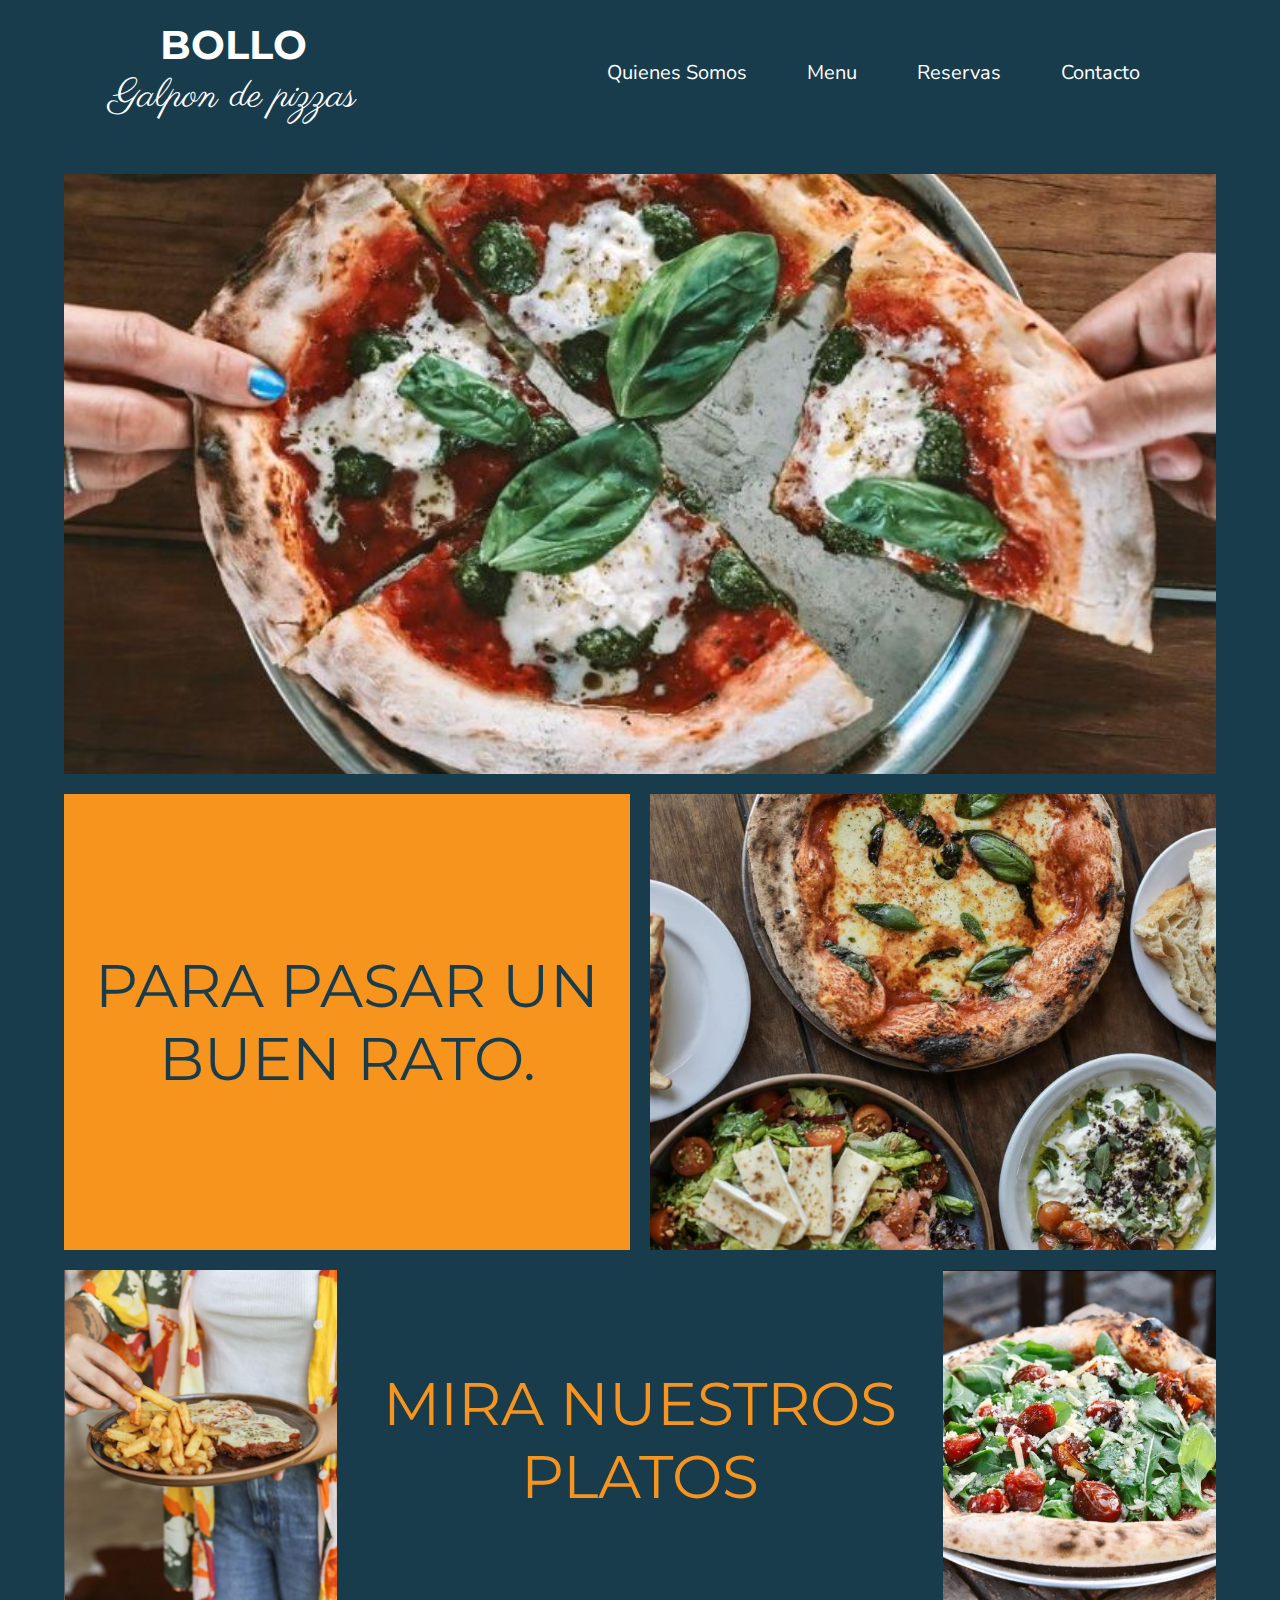
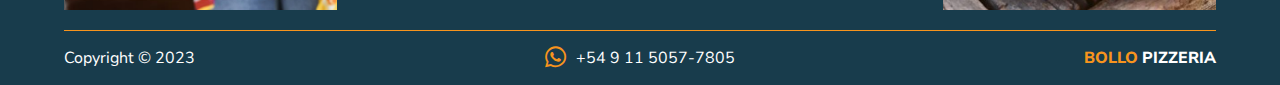
<file: PI Ramiro Marotta/index.html>
<!DOCTYPE html>
<html lang="en">

<head>
    <meta charset="UTF-8">
    <meta http-equiv="X-UA-Compatible" content="IE=edge">
    <meta name="viewport" content="width=device-width, initial-scale=1.0">
    <title>BOLLO PIZZERIA</title>

    <!-- Importacion de las fuentes CSS -->
    <link rel="preconnect" href="https://fonts.googleapis.com">
    <link rel="preconnect" href="https://fonts.gstatic.com" crossorigin>
    <link href="https://fonts.googleapis.com/css2?family=Montserrat:wght@500;600;800&family=Nunito+Sans:wght@200&family=Parisienne&display=swap" rel="stylesheet">
    <link rel="stylesheet" href="https://cdnjs.cloudflare.com/ajax/libs/font-awesome/5.15.3/css/all.min.css">

    
    <link rel="stylesheet" href="./css/styles.css">
</head>

<body>
    <header class="header">
        <section class="slogan">
            <h1><a href="index.html">BOLLO</a></h1>
            <p>Galpon de pizzas</p>
        </section>
        <section class="opciones">
            <ul>
                <li><a href="quienesSomos.html">Quienes Somos</a></li>
                <li><a href="menu.html">Menu</a></li>
                <li><a href="reservas.html">Reservas</a></li>
                <li><a href="contacto.html">Contacto</a></li>
            </ul>
        </section>
    </header>

    <main class="inicio">
        <div>
            <img src="./img/principal.jpeg" alt="Imagen Principal">
        </div>
        <div class="mensaje">
            PARA PASAR UN BUEN RATO.
        </div>
        <div>
            <img src="./img/imagen2.jpeg" alt="Segunda Imagen">
        </div>
        <div>
            <img src="./img/imagen3.jpeg" alt="Tercera Imagen">
        </div>
        <div class="platos">
            <a href="menu.html" class="platosLink">MIRA NUESTROS PLATOS</a>
        </div>
        <div>
            <img src="./img/imagen4.jpeg" alt="Cuarta Imagen">
        </div>
    </main>

    <footer class="contenedor">
        <div class="footer">
            <p>Copyright &copy; 2023</p>
            <div class="telefono">
                <a href="https://api.whatsapp.com/send?phone=TU_NUMERO_DE_TELEFONO" class="whatsapp-icon">
                    <i class="fab fa-whatsapp"></i>
                </a>
                <p>+54 9 11 5057-7805</p>
            </div>
            <p class="footer_logo"><span>BOLLO</span> PIZZERIA</p>
        </div>
    </footer>
</body>

</html>
</file>
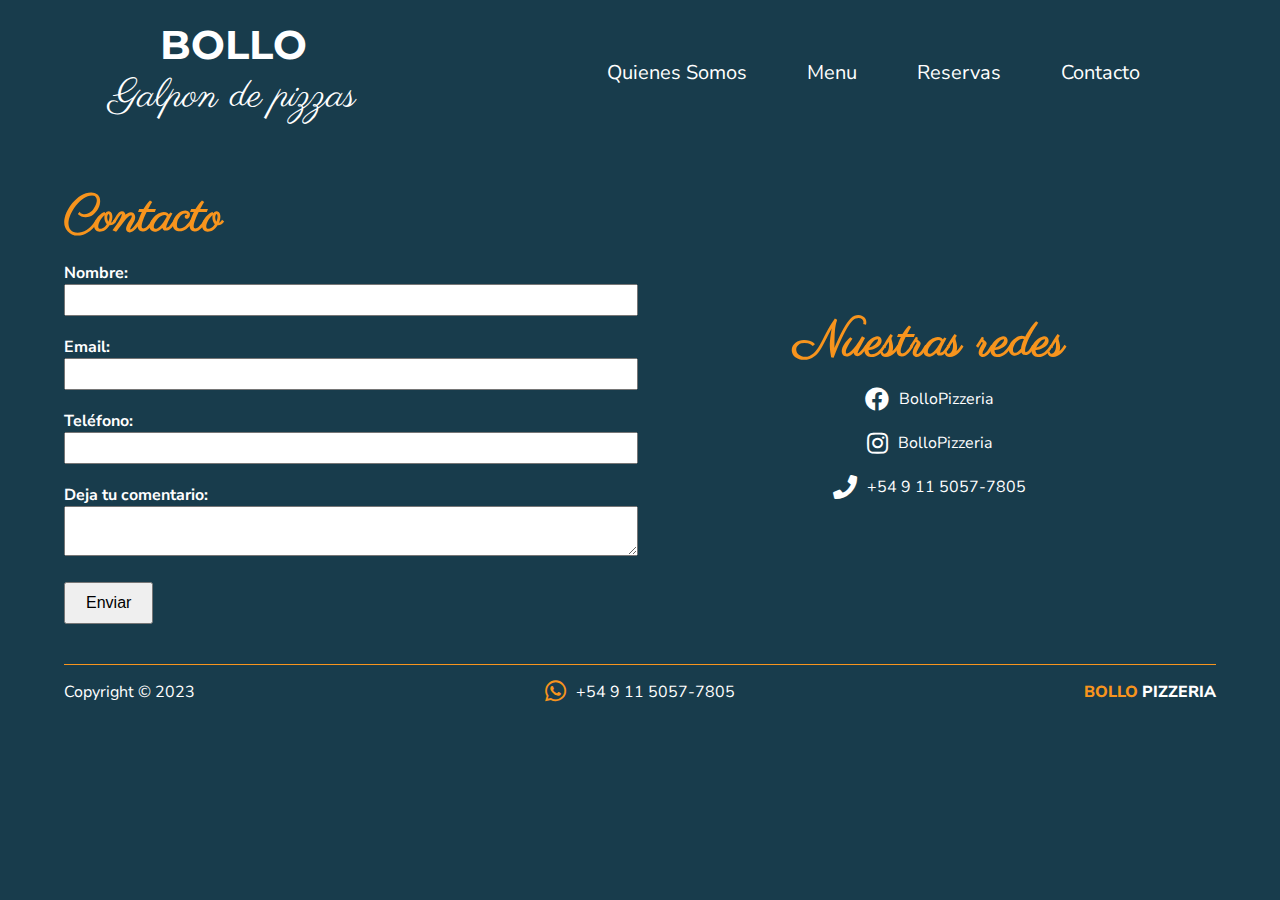
<file: PI Ramiro Marotta/contacto.html>
<!DOCTYPE html>
<html lang="en">

<head>
    <meta charset="UTF-8">
    <meta http-equiv="X-UA-Compatible" content="IE=edge">
    <meta name="viewport" content="width=device-width, initial-scale=1.0">
    <title>Menu</title>


    <link rel="preconnect" href="https://fonts.googleapis.com">
    <link rel="preconnect" href="https://fonts.gstatic.com" crossorigin>
    <link
        href="https://fonts.googleapis.com/css2?family=Montserrat:wght@500;600;800&family=Nunito+Sans:wght@200&family=Parisienne&display=swap"
        rel="stylesheet">
    <link rel="stylesheet" href="https://cdnjs.cloudflare.com/ajax/libs/font-awesome/5.15.3/css/all.min.css">

    <link rel="stylesheet" href="./css/styles.css">
    <script src="js/scrypt.js"></script>
</head>

<body>
    <header class="header">
        <section class="slogan">
            <h1><a href="index.html">BOLLO</a></h1>
            <p>Galpon de pizzas</p>
        </section>
        <section class="opciones">
            <ul>
                <li><a href="quienesSomos.html">Quienes Somos</a></li>
                <li><a href="menu.html">Menu</a></li>
                <li><a href="reservas.html">Reservas</a></li>
                <li><a href="contacto.html">Contacto</a></li>
            </ul>
        </section>
    </header>

    <main class="contactoMain">
        <div>
            <h1 class="contactoTitulo">Contacto</h1>

            <form id="contact-form">
                <div class="form-group">
                    <label for="nombre">Nombre:</label>
                    <input type="text" id="nombre" name="nombre" required>
                </div>
                <div class="form-group">
                    <label for="email">Email:</label>
                    <input type="email" id="email" name="email" required>
                </div>
                <div class="form-group">
                    <label for="telefono">Teléfono:</label>
                    <input type="tel" id="telefono" name="telefono" required>
                </div>
                <div class="form-group">
                    <label for="comentarios">Deja tu comentario:</label>
                    <textarea id="comentarios" name="comentarios" required></textarea>
                </div>
                <div class="form-group">
                    <button type="submit" onclick="enviarFormulario()">Enviar</button>
                </div>
            </form>
        </div>
        <div class="contactoFlex">
            <h1 class="contactoTitulo">Nuestras redes</h1>
            <div class="contact-info">
                <div class="contact-item">
                    <i class="fab fa-facebook"></i>
                    <p>BolloPizzeria</p>
                </div>
                <div class="contact-item">
                    <i class="fab fa-instagram"></i>
                    <p>BolloPizzeria</p>
                </div>
                <div class="contact-item">
                    <i class="fas fa-phone"></i>
                    <p>+54 9 11 5057-7805</p>
                </div>
            </div>
        </div>
    </main>

    <footer class="contenedor">
        <div class="footer">
            <p>Copyright &copy; 2023</p>
            <div class="telefono">
                <a href="https://api.whatsapp.com/send?phone=TU_NUMERO_DE_TELEFONO" class="whatsapp-icon">
                    <i class="fab fa-whatsapp"></i>
                </a>
                <p>+54 9 11 5057-7805</p>
            </div>
            <p class="footer_logo"><span>BOLLO</span> PIZZERIA</p>
        </div>
    </footer>
</body>

</html>
</file>
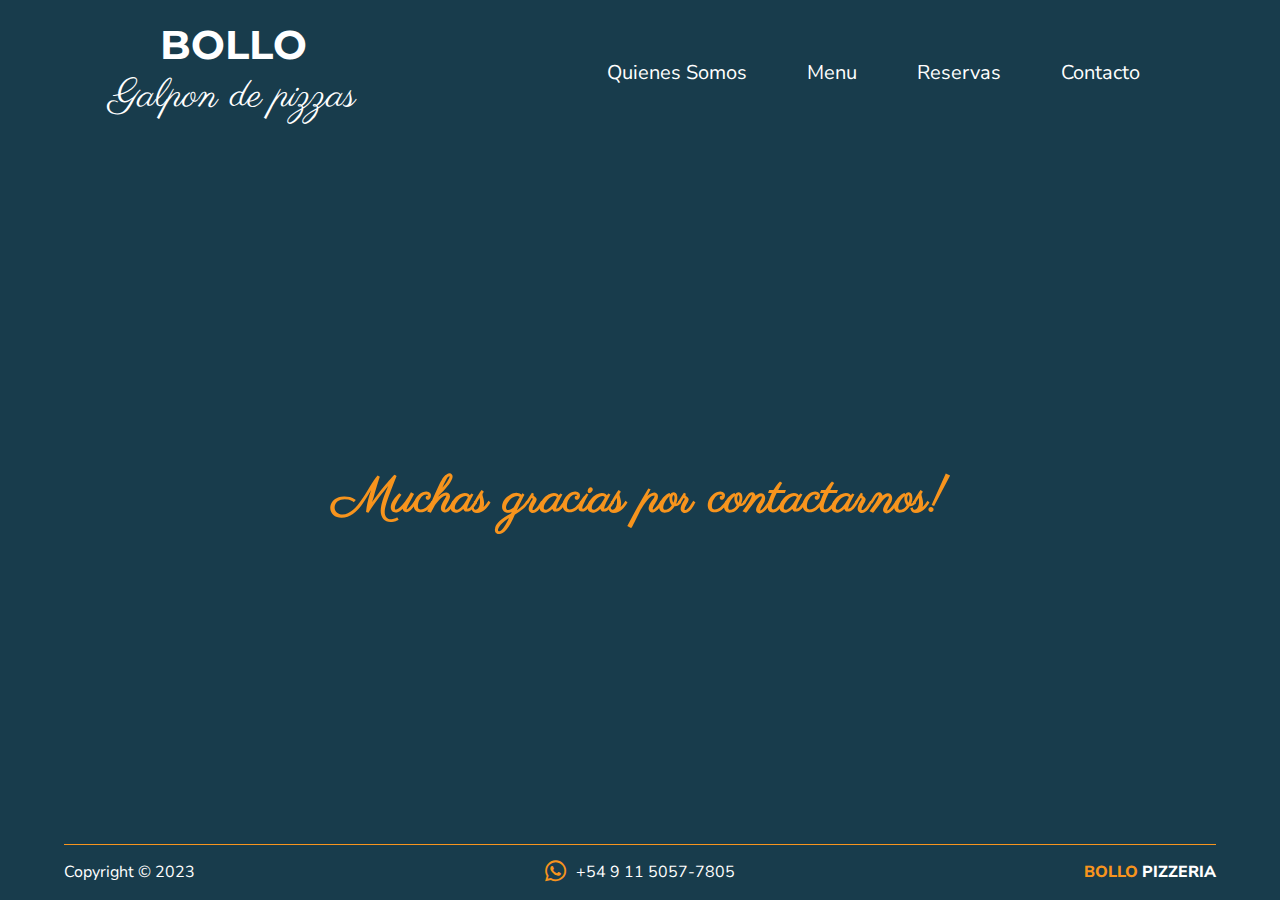
<file: PI Ramiro Marotta/mensajeReserva.html>
<!DOCTYPE html>
<html lang="en">

<head>
    <meta charset="UTF-8">
    <meta http-equiv="X-UA-Compatible" content="IE=edge">
    <meta name="viewport" content="width=device-width, initial-scale=1.0">
    <title>BOLLO PIZZERIA</title>

    <!-- Importacion de las fuentes CSS -->
    <link rel="preconnect" href="https://fonts.googleapis.com">
    <link rel="preconnect" href="https://fonts.gstatic.com" crossorigin>
    <link href="https://fonts.googleapis.com/css2?family=Montserrat:wght@500;600;800&family=Nunito+Sans:wght@200&family=Parisienne&display=swap" rel="stylesheet">
    <link rel="stylesheet" href="https://cdnjs.cloudflare.com/ajax/libs/font-awesome/5.15.3/css/all.min.css">

    
    <link rel="stylesheet" href="./css/styles.css">
</head>

<body>
    <header class="header">
        <section class="slogan">
            <h1><a href="index.html">BOLLO</a></h1>
            <p>Galpon de pizzas</p>
        </section>
        <section class="opciones">
            <ul>
                <li><a href="quienesSomos.html">Quienes Somos</a></li>
                <li><a href="menu.html">Menu</a></li>
                <li><a href="reservas.html">Reservas</a></li>
                <li><a href="contacto.html">Contacto</a></li>
            </ul>
        </section>
    </header>

    <main class="reservaExitosa">
        <h1>Muchas gracias por contactarnos!</h1>
    </main>

    <footer class="contenedor">
        <div class="footer">
            <p>Copyright &copy; 2023</p>
            <div class="telefono">
                <a href="https://api.whatsapp.com/send?phone=TU_NUMERO_DE_TELEFONO" class="whatsapp-icon">
                    <i class="fab fa-whatsapp"></i>
                </a>
                <p>+54 9 11 5057-7805</p>
            </div>
            <p class="footer_logo"><span>BOLLO</span> PIZZERIA</p>
        </div>
    </footer>
</body>

</html>
</file>
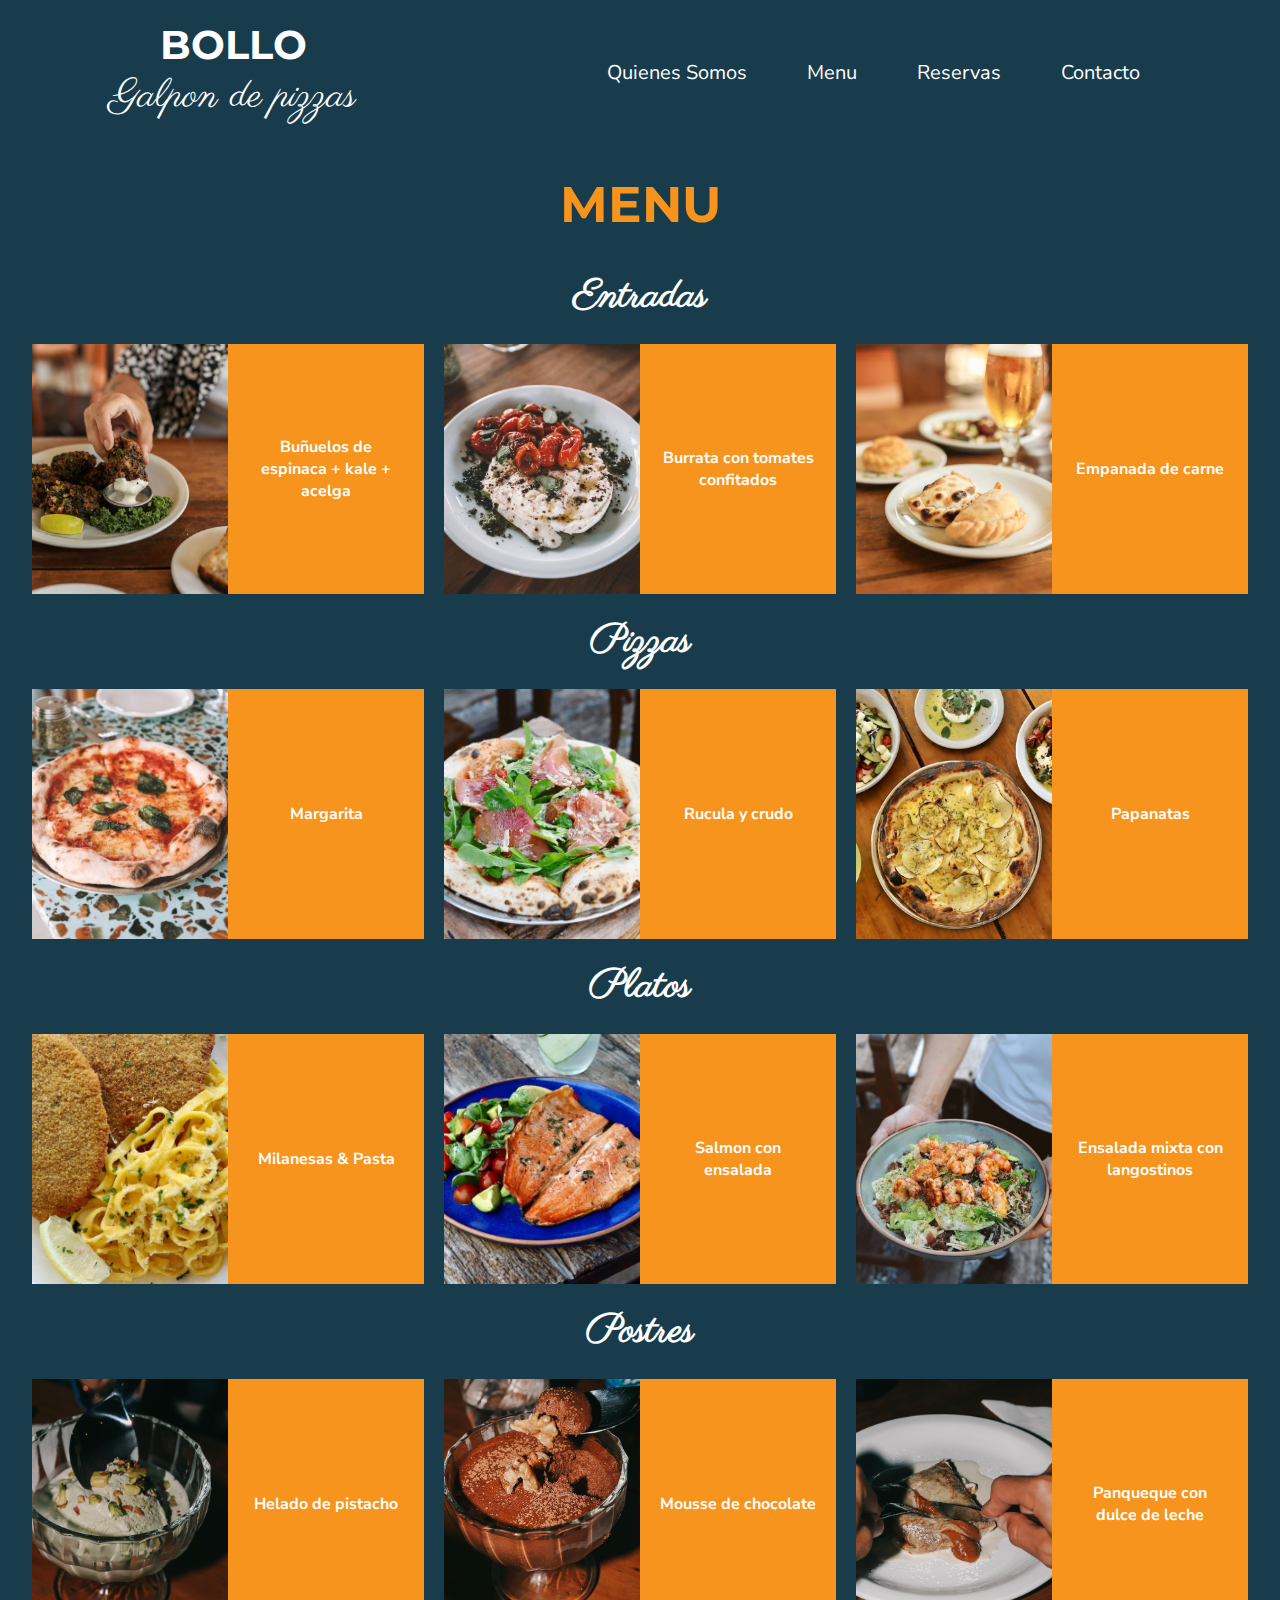
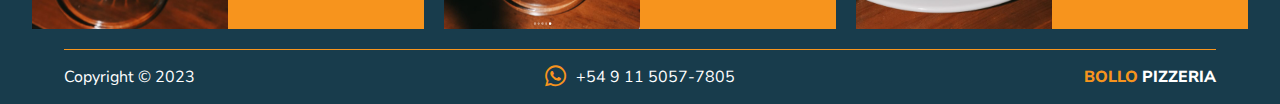
<file: PI Ramiro Marotta/menu.html>
<!DOCTYPE html>
<html lang="en">

<head>
    <meta charset="UTF-8">
    <meta http-equiv="X-UA-Compatible" content="IE=edge">
    <meta name="viewport" content="width=device-width, initial-scale=1.0">
    <title>Menu</title>

    <!-- Importacion de las fuentes CSS -->
    <link rel="preconnect" href="https://fonts.googleapis.com">
    <link rel="preconnect" href="https://fonts.gstatic.com" crossorigin>
    <link
        href="https://fonts.googleapis.com/css2?family=Montserrat:wght@500;600;800&family=Nunito+Sans:wght@200&family=Parisienne&display=swap"
        rel="stylesheet">
    <link rel="stylesheet" href="https://cdnjs.cloudflare.com/ajax/libs/font-awesome/5.15.3/css/all.min.css">


    <link rel="stylesheet" href="./css/styles.css">
</head>

<body>
    <header class="header">
        <section class="slogan">
            <h1><a href="index.html">BOLLO</a></h1>
            <p>Galpon de pizzas</p>
        </section>
        <section class="opciones">
            <ul>
                <li><a href="quienesSomos.html">Quienes Somos</a></li>
                <li><a href="menu.html">Menu</a></li>
                <li><a href="reservas.html">Reservas</a></li>
                <li><a href="contacto.html">Contacto</a></li>
            </ul>
        </section>
    </header>

    <main class="menu">
        <h1 class="menuTituloPrincipal">MENU</h1>
        <h3 class="menuEntrada">Entradas</h3>
        <section class="menuOpciones">
            <div class="menuPlatos">
                <div class="container">
                    <img src="./img/buñuelos de espinaca.png" alt="">
                </div>
                <div class="menuTitulo">
                    <h4>Buñuelos de espinaca + kale + acelga</h4>
                </div>
            </div>
            <div class="menuPlatos">
                <div class="container">
                    <img src="./img/burrata.png" alt="">
                </div>
                <div class="menuTitulo">
                    <h4>Burrata con tomates confitados</h4>
                </div>
            </div>
            <div class="menuPlatos">
                <div class="container">
                    <img src="./img/empa.png" alt="">
                </div>
                <div class="menuTitulo">
                    <h4>Empanada de carne</h4>
                </div>
            </div>
        </section>
        <h3 class="menuEntrada">Pizzas</h3>
        <section class="menuOpciones">
            <div class="menuPlatos">
                <div class="container">
                    <img src="./img/margaritazapi.png" alt="">
                </div>
                <div class="menuTitulo">
                    <h4>Margarita</h4>
                </div>
            </div>
            <div class="menuPlatos">
                <div class="container">
                    <img src="./img/ruculaycrudo.png" alt="">
                </div>
                <div class="menuTitulo">
                    <h4>Rucula y crudo</h4>
                </div>
            </div>
            <div class="menuPlatos">
                <div class="container">
                    <img src="./img/papanatas.png" alt="">
                </div>
                <div class="menuTitulo">
                    <h4>Papanatas</h4>
                </div>
            </div>
        </section>
        <h3 class="menuEntrada">Platos</h3>
        <section class="menuOpciones">
            <div class="menuPlatos">
                <div class="container">
                    <img src="./img/Mila.png" alt="">
                </div>
                <div class="menuTitulo">
                    <h4>Milanesas & Pasta</h4>
                </div>
            </div>
            <div class="menuPlatos">
                <div class="container">
                    <img src="./img/salmon.png" alt="">
                </div>
                <div class="menuTitulo">
                    <h4>Salmon con ensalada</h4>
                </div>
            </div>
            <div class="menuPlatos">
                <div class="container">
                    <img src="./img/ensaladalangos.png" alt="">
                </div>
                <div class="menuTitulo">
                    <h4>Ensalada mixta con langostinos</h4>
                </div>
            </div>
        </section>
        <h3 class="menuEntrada">Postres</h3>
        <section class="menuOpciones">
            <div class="menuPlatos">
                <div class="container">
                    <img src="./img/pist.png" alt="">
                </div>
                <div class="menuTitulo">
                    <h4>Helado de pistacho
                    </h4>
                </div>
            </div>
            <div class="menuPlatos">
                <div class="container">
                    <img src="./img/Mousse.png" alt="">
                </div>
                <div class="menuTitulo">
                    <h4>Mousse de chocolate</h4>
                </div>
            </div>
            <div class="menuPlatos">
                <div class="container">
                    <img src="./img/panqueque.png" alt="">
                </div>
                <div class="menuTitulo">
                    <h4>Panqueque con dulce de leche</h4>
                </div>
            </div>
        </section>
    </main>

    <footer class="contenedor">
        <div class="footer">
            <p>Copyright &copy; 2023</p>
            <div class="telefono">
                <a href="https://api.whatsapp.com/send?phone=TU_NUMERO_DE_TELEFONO" class="whatsapp-icon">
                    <i class="fab fa-whatsapp"></i>
                </a>
                <p>+54 9 11 5057-7805</p>
            </div>
            <p class="footer_logo"><span>BOLLO</span> PIZZERIA</p>
        </div>
    </footer>
</body>

</html>
</file>
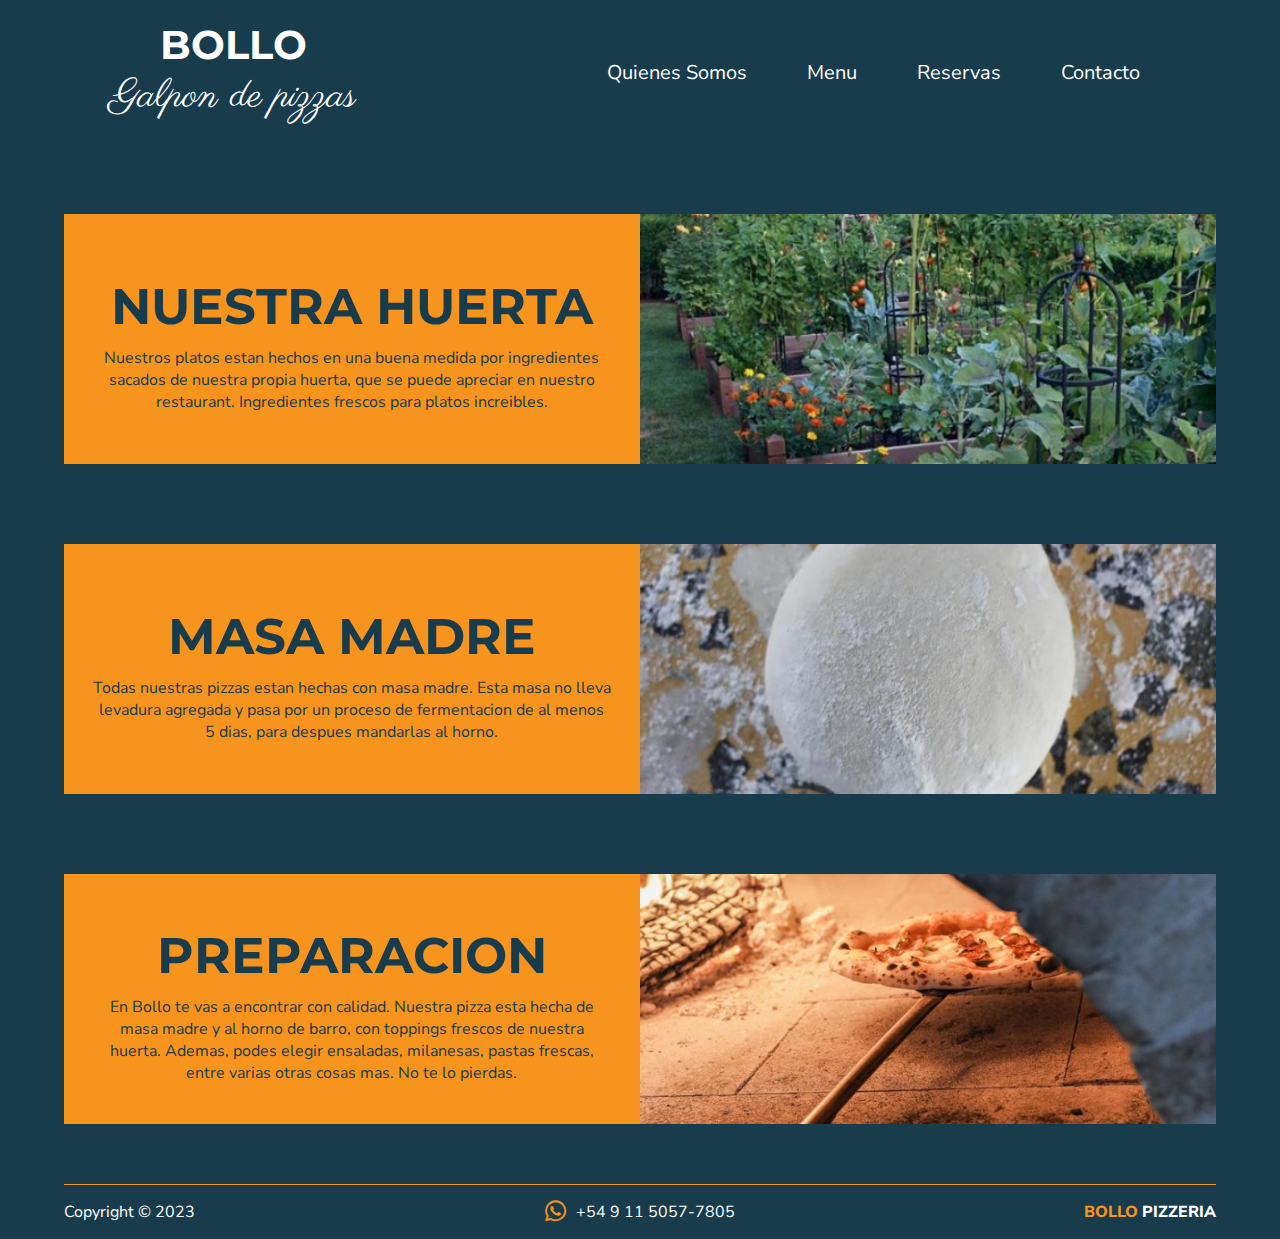
<file: PI Ramiro Marotta/quienesSomos.html>
<!DOCTYPE html>
<html lang="en">

<head>
    <meta charset="UTF-8">
    <meta http-equiv="X-UA-Compatible" content="IE=edge">
    <meta name="viewport" content="width=device-width, initial-scale=1.0">
    <title>Menu</title>

    <!-- Importacion de las fuentes CSS -->
    <link rel="preconnect" href="https://fonts.googleapis.com">
    <link rel="preconnect" href="https://fonts.gstatic.com" crossorigin>
    <link
        href="https://fonts.googleapis.com/css2?family=Montserrat:wght@500;600;800&family=Nunito+Sans:wght@200&family=Parisienne&display=swap"
        rel="stylesheet">
    <link rel="stylesheet" href="https://cdnjs.cloudflare.com/ajax/libs/font-awesome/5.15.3/css/all.min.css">


    <link rel="stylesheet" href="./css/styles.css">
</head>

<body>
    <header class="header">
        <section class="slogan">
            <h1><a href="index.html">BOLLO</a></h1>
            <p>Galpon de pizzas</p>
        </section>
        <section class="opciones">
            <ul>
                <li><a href="quienesSomos.html">Quienes Somos</a></li>
                <li><a href="menu.html">Menu</a></li>
                <li><a href="reservas.html">Reservas</a></li>
                <li><a href="contacto.html">Contacto</a></li>
            </ul>
        </section>
    </header>

    <main class="quienesSomos">
        <div class="quienesSomosGrid">
            <div class="quienesSomosOpciones">
                <div class="quienesSomosTitulo">
                    <h3>NUESTRA HUERTA</h3>
                    <p>Nuestros platos estan hechos en una buena medida por ingredientes sacados de nuestra propia huerta, que se puede apreciar en nuestro restaurant. Ingredientes frescos para platos increibles.</p>
                </div>
                <div class="container quienesSomosImg">
                    <img src="./img/huerta.png" alt="">
                </div>
            </div>
            <div class="quienesSomosOpciones">
                <div class="quienesSomosTitulo">
                    <h3>MASA MADRE</h3>
                    <p>Todas nuestras pizzas estan hechas con masa madre. Esta masa no lleva levadura agregada y pasa por un proceso de fermentacion de al menos 5 dias, para despues mandarlas al horno.</p>
                </div>
                <div class="container quienesSomosImg">
                    <img src="./img/masa.png" alt="">
                </div>
            </div>
            <div class="quienesSomosOpciones">
                <div class="quienesSomosTitulo">
                    <h3>PREPARACION</h3>
                    <p>En Bollo te vas a encontrar con calidad. Nuestra pizza esta hecha de masa madre y al horno de barro, con toppings frescos de nuestra huerta. Ademas, podes elegir ensaladas, milanesas, pastas frescas, entre varias otras cosas mas. No te lo pierdas.</p>
                </div>
                <div class="container quienesSomosImg">
                    <img src="./img/prep.png" alt="">
                </div>
            </div>
        </div>
    </main>

    <footer class="contenedor">
        <div class="footer">
            <p>Copyright &copy; 2023</p>
            <div class="telefono">
                <a href="https://api.whatsapp.com/send?phone=TU_NUMERO_DE_TELEFONO" class="whatsapp-icon">
                    <i class="fab fa-whatsapp"></i>
                </a>
                <p>+54 9 11 5057-7805</p>
            </div>
            <p class="footer_logo"><span>BOLLO</span> PIZZERIA</p>
        </div>
    </footer>
</body>

</html>
</file>
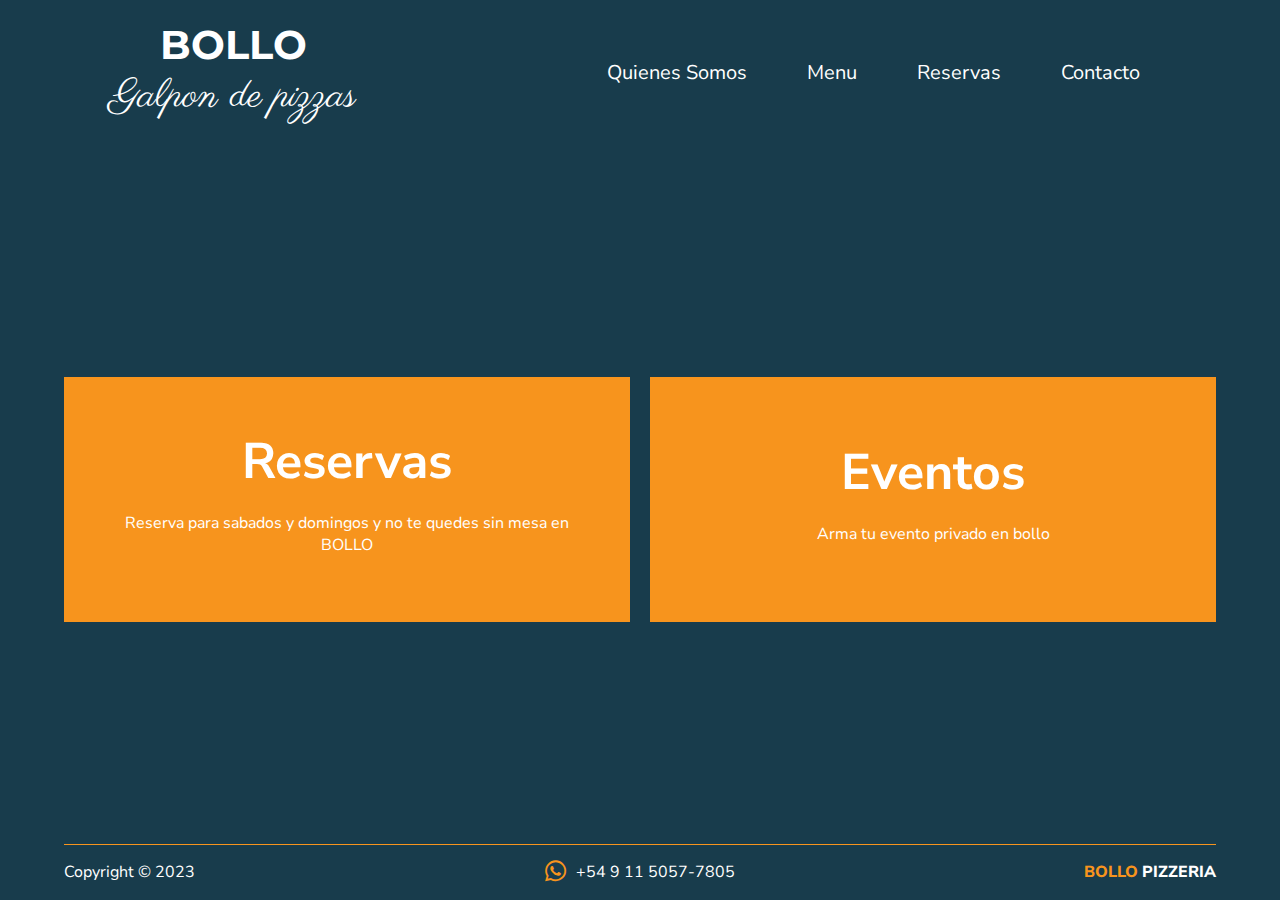
<file: PI Ramiro Marotta/reservas.html>
<!DOCTYPE html>
<html lang="en">

<head>
    <meta charset="UTF-8">
    <meta http-equiv="X-UA-Compatible" content="IE=edge">
    <meta name="viewport" content="width=device-width, initial-scale=1.0">
    <title>Menu</title>

    <!-- Importacion de las fuentes CSS -->
    <link rel="preconnect" href="https://fonts.googleapis.com">
    <link rel="preconnect" href="https://fonts.gstatic.com" crossorigin>
    <link
        href="https://fonts.googleapis.com/css2?family=Montserrat:wght@500;600;800&family=Nunito+Sans:wght@200&family=Parisienne&display=swap"
        rel="stylesheet">
    <link rel="stylesheet" href="https://cdnjs.cloudflare.com/ajax/libs/font-awesome/5.15.3/css/all.min.css">


    <link rel="stylesheet" href="./css/styles.css">
</head>

<body>
    <header class="header">
        <section class="slogan">
            <h1><a href="index.html">BOLLO</a></h1>
            <p>Galpon de pizzas</p>
        </section>
        <section class="opciones">
            <ul>
                <li><a href="quienesSomos.html">Quienes Somos</a></li>
                <li><a href="menu.html">Menu</a></li>
                <li><a href="reservas.html">Reservas</a></li>
                <li><a href="contacto.html">Contacto</a></li>
            </ul>
        </section>
    </header>

    <main class="reservasMain">
        <div class="reservasGrid">
            <div class="reservasTexto">
                <h4><a href="https://api.whatsapp.com/send?phone=5491150577805" class="reservasLink">Reservas</a></h4>
                <p>Reserva para sabados y domingos y no te quedes sin mesa en BOLLO</p>
            </div>
            <div class="reservasTexto">
                <h4><a href="https://api.whatsapp.com/send?phone=5491150577805" class="reservasLink">Eventos</a></h4>
                <p>Arma tu evento privado en bollo</p>
            </div>
        </div>
    </main>

    <footer class="contenedor">
        <div class="footer">
            <p>Copyright &copy; 2023</p>
            <div class="telefono">
                <a href="https://api.whatsapp.com/send?phone=TU_NUMERO_DE_TELEFONO" class="whatsapp-icon">
                    <i class="fab fa-whatsapp"></i>
                </a>
                <p>+54 9 11 5057-7805</p>
            </div>
            <p class="footer_logo"><span>BOLLO</span> PIZZERIA</p>
        </div>
    </footer>
</body>

</html>
</file>
<file: PI Ramiro Marotta/css/styles.css>
:root {
    --primario: #f7941d;
    --secundario: #183c4c;
}

html {
    box-sizing: border-box;
    font-size: 62.5%;
    background-color: var(--secundario);
    color: #ffffff;
}

*,
*:before,
*:after {
    box-sizing: inherit;
}

body {
    margin: 0;
    padding: 0;
    font-family: 'Nunito Sans', sans-serif;
    font-size: 1.6rem;
}

img {
    max-width: 100%;
    display: block;
}

a {
    color: #ffffff;
    text-decoration: none;
}

a:hover {
    color: #f7941d;
}

ul {
    list-style: none;
    padding: 0;
}

li:hover {
    cursor: pointer;
    color: var(--primario);
}

/* Header */

.header {
    display: flex;
    flex-direction: column;
    align-items: center;
    text-align: center;
    margin-top: 2rem;
    margin-bottom: 3rem;
}

.opciones ul li {
    padding-bottom: 1rem;
}

.opciones ul li:last-child {
    padding-bottom: 0;
}

@media (min-width: 768px) {
    .header {
        flex-direction: row;
        justify-content: space-around;
        margin-bottom: 5rem;
    }

    .opciones ul {
        display: flex;
    }

    .opciones ul li {
        margin: 0 1rem;
        padding-bottom: 0;
    }
}

@media (min-width: 992px) {
    .opciones ul li {
        margin: 0 3rem;
        font-size: 2rem;
    }
}

.slogan h1 {
    color: var(--primario);
    font-family: 'Montserrat', sans-serif;
    font-size: 3rem;
    margin: 0;
}

.slogan p {
    font-family: 'Parisienne', cursive;
    margin: 0;
    font-size: 3rem;
}

@media (min-width: 768px) {
    .slogan h1 {
        font-size: 3.5rem;
    }

    .slogan p {
        margin-bottom: 0;
        font-size: 3.5rem;
    }
}

@media (min-width: 992px) {
    .slogan h1 {
        font-size: 4rem;
    }

    .slogan p {
        font-size: 4rem;
    }
}

/* Main */

.inicio {
    display: grid;
    grid-template-columns: 1fr;
    gap: 2rem;
    width: 90%;
    margin: 0 auto;
}

.inicio h3,
.inicio h4 {
    font-family: 'Montserrat', sans-serif;
    margin: 0;
    text-align: center;
    color: var(--primario);
}

.inicio div:nth-child(4) {
    grid-row: 6 / 7;
}

@media (min-width: 768px) {
    .inicio {
        grid-template-columns: repeat(4, 1fr);
        gap: 2rem;
    }

    .inicio div:nth-child(1) {
        max-height: 60rem;
        grid-row: 1 / 2;
        grid-column: 1 / 5;
    }

    .inicio div:nth-child(2) {
        grid-row: 2 / 3;
        grid-column: 1 / 3;
    }

    .inicio div:nth-child(3) {
        grid-row: 2 / 3;
        grid-column: 3 / 5;
    }

    .inicio div:nth-child(4) {
        grid-row: 3 / 4;
        grid-column: 1 / 2;
    }

    .inicio div:nth-child(5) {
        grid-row: 3 / 4;
        grid-column: 2 / 4;
    }

    .inicio div:nth-child(6) {
        grid-row: 3 / 4;
        grid-column: 4 / 5;
    }

    .inicio div img {
        width: 100%;
        height: 100%;
        object-fit: cover;
        object-position: center;
    }

    .mensaje {
        background-color: #f7941d;
        display: flex;
        justify-content: center;
        align-items: center;
    }

    .mensaje h3 {
        color: #183c4c;
        margin: 0 2rem;
        font-size: 4rem;
    }

    .platos {
        display: flex;
        justify-content: center;
        align-items: center;
    }

    .platos h4 {
        margin: 0 2rem;
        font-size: 4rem;
    }

}

.mensaje {
    background-color: #f7941d;
    color: #183c4c;
    font-weight: 400;
    font-size: 6rem;
    text-align: center;
    font-family: 'Montserrat', sans-serif;
}

.mensaje:hover {
    background-color: #183c4c;
    color: #f7941d;
}

.platos {
    text-align: center;
}

.platosLink {
    color: #f7941d;
    font-size: 6rem;
    text-align: center;
    transition: transform 0.3s;
    font-family: 'Montserrat', sans-serif;
}

.platosLink:hover {
    transform: scale(1.1);
    font-weight: bold;
}

/* Footer */
.footer {
    width: 90%;
    margin: 2rem auto 0;
    display: flex;
    justify-content: space-between;
    border-top: 1px solid var(--primario);
}

.footer_logo {
    font-weight: 800;
}

.footer_logo span {
    color: var(--primario);
}

.whatsapp-icon {
    font-size: 24px;
    color: var(--primario);
}

.telefono {
    display: flex;
    justify-content: center;
    align-items: center;
}

.telefono p {
    margin-left: 1rem;
}

/* Menu */
.menu {
    max-width: 95%;
    margin: auto;
}

.menuTituloPrincipal {
    text-align: center;
    font-family: 'Montserrat', sans-serif;
    font-size: 50px;
    color: var(--primario);
}

.menuTitulo {
    text-align: center;
}

.menuEntrada {
    text-align: center;
    font-family: 'Parisienne', cursive;
    font-size: 4rem;
    margin: 2rem 0;
}

.menuOpciones {
    display: grid;
    gap: 2rem;
    grid-template-columns: repeat(1, 1fr);
}

@media (min-width: 768px) {
    .menuOpciones {
        grid-template-columns: repeat(3, 1fr);
    }
}

.menuPlatos {
    display: grid;
    grid-template-columns: repeat(2, 1fr);
}

.menuTitulo {
    display: flex;
    justify-content: center;
    align-items: center;
    background-color: #f7941d;
}

.menuTitulo h4 {
    padding: 0 2rem;
}

.container img {
    width: 100%;
    height: 15rem;
    object-fit: cover;
}

@media (min-width: 768px) {
    .container img {
        height: 25rem;
    }
}

/* Quienes somos */
.quienesSomos {
    max-width: 90%;
    margin: auto;
}

.quienesSomosOpciones {
    display: grid;
    grid-template-columns: repeat(1, 1fr);
    margin: 4rem 0;
}

.quienesSomosTitulo {
    display: flex;
    flex-direction: column;
    justify-content: center;
    align-items: center;
    text-align: center;
    color: #183c4c;
    background-color: #f7941d;
}

.quienesSomosTitulo h3 {
    font-family: 'Montserrat', sans-serif;
    font-size: 5rem;
    margin: 1rem 0;
}
.quienesSomosTitulo p {
    width: 90%;
    margin: 0 auto;
}

.quienesSomosGrid {
    display: grid;
    grid-template-columns: repeat(1, 1fr);
}

@media (min-width: 768px) {
    .quienesSomosOpciones {
        display: grid;
        grid-template-columns: repeat(2, 1fr);
        margin: 4rem 0;
    }
}

/* Reservas */
.reservasMain {
    width: 90%;
    margin: auto;
    display: flex;
    justify-content: center;
    align-items: center;
}

.reservasGrid {
    display: grid;
    grid-template-columns: repeat(1, 1fr);
    gap: 2rem;
}

@media (min-width: 768px) {
    .reservasMain {
        height: calc(100vh - 250px);
    }

    .reservasGrid {
        display: grid;
        grid-template-columns: repeat(2, 1fr);
        column-gap: 2rem;
    }
}

.reservasTexto {
    display: flex;
    flex-direction: column;
    justify-content: center;
    align-items: center;
    text-align: center;
    background-color: #f7941d;
    padding: 5rem;
}

.reservasTexto h4 {
    font-size: 5rem;
    margin: 0;
}

.reservasLink:hover {
    color: #183c4c;
}

/* Contacto */
.contactoMain {
    width: 90%;
    margin: auto;
    display: grid;
    grid-template-columns: repeat(1, 1fr);
    column-gap: 5px;
}

@media (min-width: 768px){
    .contactoMain {
        grid-template-columns: repeat(2, 1fr);
    }
}

.contactoTitulo {
    color: #f7941d;
    font-size: 5rem;
    font-family: 'Parisienne', cursive;
    margin: 1rem 0;
}

.form-group {
    margin-bottom: 20px;
}

label {
    display: block;
    font-weight: bold;
}

input,
textarea {
    width: 100%;
    padding: 5px;
    font-size: 16px;
}

button {
    padding: 10px 20px;
    font-size: 16px;
}

.contactoFlex {
    display: flex;
    flex-direction: column;
    justify-content: center;
    align-items: center;
    text-align: center;
}

.contact-info {
    display: flex;
    flex-direction: column;
    align-items: center;
    justify-content: center;
    margin: 0;
}

.contact-item {
    display: flex;
    align-items: center;
    margin-bottom: 20px;
}

.contact-item i {
    margin-right: 10px;
    font-size: 24px;
}

.contact-item p {
    margin: 0;
}

/* Reserva Exitosa */
.reservaExitosa {
    height: calc(100vh - 250px);
    display: flex;
    justify-content: center;
    align-items: center;
}

.reservaExitosa h1 {
    color: #f7941d;
    font-family: 'Parisienne', cursive;
    font-size: 5rem;
}
</file>
